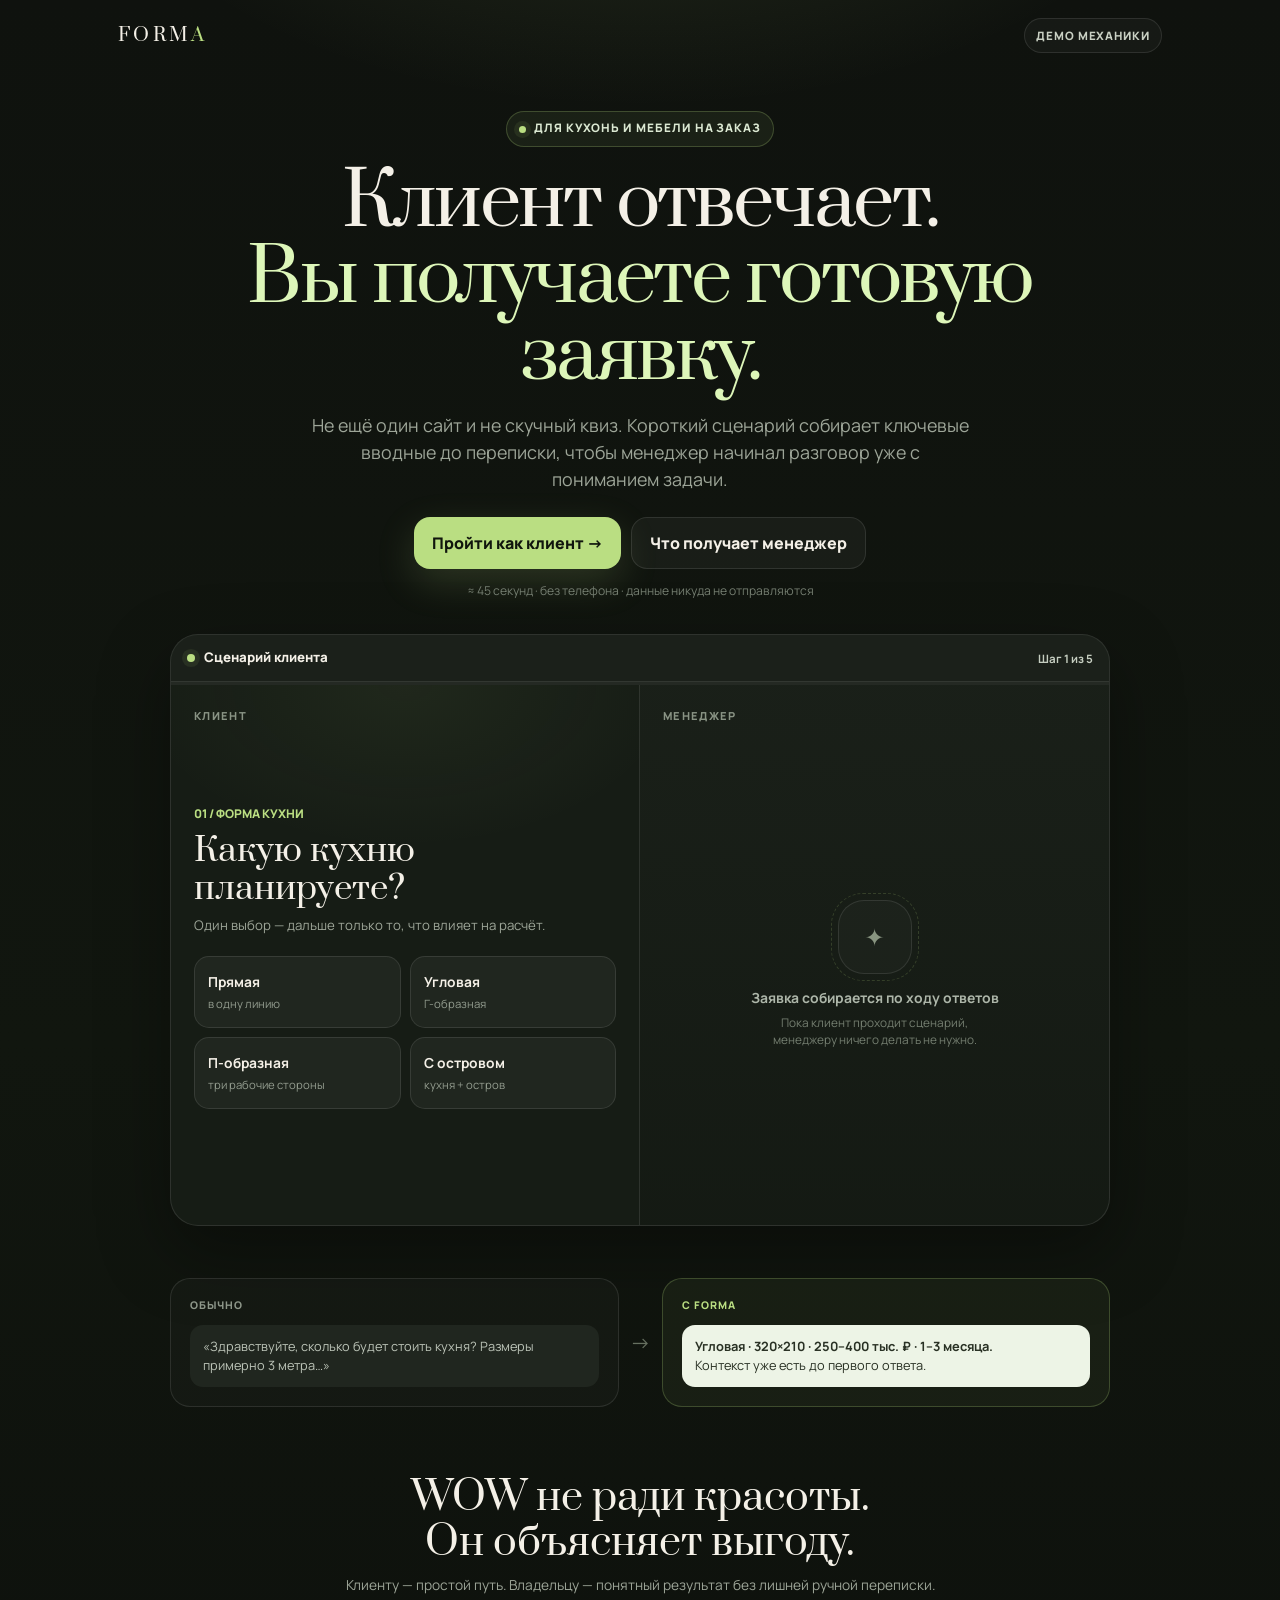
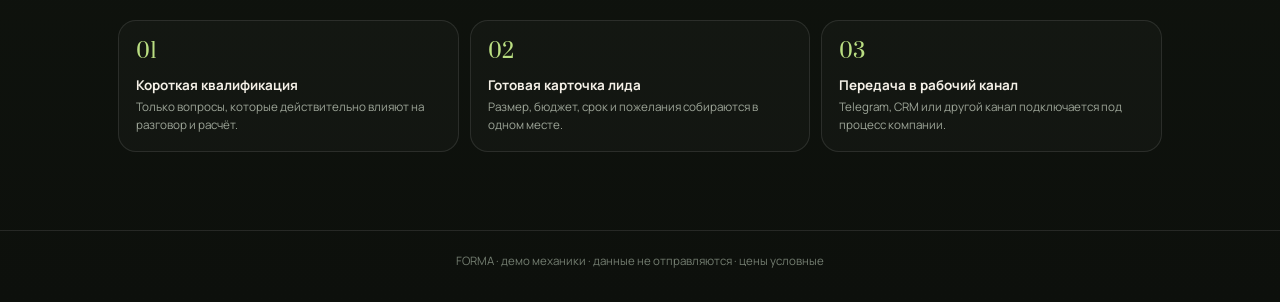
<file: index.html>
<!doctype html><html lang="ru"><head><meta charset="utf-8"><meta name="viewport" content="width=device-width,initial-scale=1,viewport-fit=cover"><meta name="theme-color" content="#0f120e"><title>FORMA — подготовленная заявка вместо переписки</title><meta name="description" content="Демо механики для мебельного бизнеса: клиент отвечает на ключевые вопросы, менеджер получает подготовленную заявку."><link rel="preconnect" href="https://fonts.googleapis.com"><link rel="preconnect" href="https://fonts.gstatic.com" crossorigin><link href="https://fonts.googleapis.com/css2?family=Manrope:wght@400;500;600;700;800&family=Prata&display=swap" rel="stylesheet"><link rel="stylesheet" href="style.css"></head><body>
<header><div class="wrap nav"><div class="logo">FORM<b>A</b></div><div class="pill">Демо механики</div></div></header><main>
<section class="hero wrap"><div class="kicker"><i></i>Для кухонь и мебели на заказ</div><h1>Клиент отвечает.<br><em>Вы получаете готовую заявку.</em></h1><p class="sub">Не ещё один сайт и не скучный квиз. Короткий сценарий собирает ключевые вводные до переписки, чтобы менеджер начинал разговор уже с пониманием задачи.</p><div class="actions"><button class="btn primary" id="start">Пройти как клиент →</button><button class="btn secondary" id="managerBtn">Что получает менеджер</button></div><div class="micro">≈ 45 секунд · без телефона · данные никуда не отправляются</div></section>
<section class="demo" id="demo"><div class="demohead"><div class="live"><i></i>Сценарий клиента</div><div id="counter">Шаг 1 из 5</div></div><div class="progress"><i id="bar"></i></div><div class="split">
<div class="side client"><div class="label">Клиент</div><div class="steps">
<div class="step on" data-step="1"><div class="meta">01 / ФОРМА КУХНИ</div><div class="q">Какую кухню планируете?</div><div class="hint">Один выбор — дальше только то, что влияет на расчёт.</div><div class="opts"><button class="opt" data-key="layout" data-value="Прямая"><b>Прямая</b><small>в одну линию</small></button><button class="opt" data-key="layout" data-value="Угловая"><b>Угловая</b><small>Г-образная</small></button><button class="opt" data-key="layout" data-value="П-образная"><b>П-образная</b><small>три рабочие стороны</small></button><button class="opt" data-key="layout" data-value="С островом"><b>С островом</b><small>кухня + остров</small></button></div></div>
<div class="step" data-step="2"><div class="meta">02 / РАЗМЕР</div><div class="q">Какие примерно размеры?</div><div class="hint">Для демо можно указать ориентировочно.</div><div class="dims"><div class="field"><label>Основная стена, см</label><input id="a" inputmode="numeric" value="320"></div><div class="field"><label>Вторая стена, см</label><input id="b" inputmode="numeric" value="210"></div></div><button class="next" id="dimNext">Продолжить</button></div>
<div class="step" data-step="3"><div class="meta">03 / ФАСАДЫ</div><div class="q">Какой уровень отделки ближе?</div><div class="hint">Не каталог материалов — только уровень ожиданий.</div><div class="opts"><button class="opt" data-key="finish" data-value="Практичный" data-price="0"><b>Практичный</b><small>базовые фасады</small></button><button class="opt" data-key="finish" data-value="Комфорт" data-price="55000"><b>Комфорт</b><small>МДФ / больше вариантов</small></button><button class="opt" data-key="finish" data-value="Премиум" data-price="120000"><b>Премиум</b><small>эмаль / шпон / детали</small></button><button class="opt" data-key="finish" data-value="Нужна консультация" data-price="35000"><b>Не знаю</b><small>подберём с дизайнером</small></button></div></div>
<div class="step" data-step="4"><div class="meta">04 / БЮДЖЕТ</div><div class="q">В какой диапазон хочется уложиться?</div><div class="hint">Менеджер сразу понимает, что предлагать.</div><div class="opts"><button class="opt" data-key="budget" data-value="до 250 000 ₽"><b>до 250 000 ₽</b><small>рациональная комплектация</small></button><button class="opt" data-key="budget" data-value="250–400 000 ₽"><b>250–400 000 ₽</b><small>средний сегмент</small></button><button class="opt" data-key="budget" data-value="400–650 000 ₽"><b>400–650 000 ₽</b><small>расширенная комплектация</small></button><button class="opt" data-key="budget" data-value="650 000 ₽+"><b>650 000 ₽+</b><small>премиальный проект</small></button></div></div>
<div class="step" data-step="5"><div class="meta">05 / СРОК</div><div class="q">Когда хотите заняться кухней?</div><div class="hint">Последний шаг. Дальше — результат для менеджера.</div><div class="opts"><button class="opt" data-key="timeline" data-value="В ближайший месяц"><b>В ближайший месяц</b><small>готов(а) двигаться</small></button><button class="opt" data-key="timeline" data-value="1–3 месяца"><b>1–3 месяца</b><small>планирую заранее</small></button><button class="opt" data-key="timeline" data-value="3–6 месяцев"><b>3–6 месяцев</b><small>пока выбираю</small></button><button class="opt" data-key="timeline" data-value="Пока изучаю варианты"><b>Пока изучаю</b><small>хочу понять порядок цен</small></button></div></div>
</div></div>
<div class="side manager" id="manager"><div class="label">Менеджер</div><div class="empty" id="empty"><div class="emptybox"><div class="orb">✦</div><b>Заявка собирается по ходу ответов</b><p>Пока клиент проходит сценарий, менеджеру ничего делать не нужно.</p></div></div><div class="leadwrap" id="leadwrap"><div class="lead"><div class="leadtop"><b>Новая подготовленная заявка</b><span class="time">только что</span></div><h3>Кухня на заказ</h3><div class="leadsub">Демо-клиент · без передачи контакта</div><div class="rows"><div class="row"><span>Форма</span><b id="l1">—</b></div><div class="row"><span>Размер</span><b id="l2">—</b></div><div class="row"><span>Отделка</span><b id="l3">—</b></div><div class="row"><span>Бюджет</span><b id="l4">—</b></div><div class="row"><span>Срок</span><b id="l5">—</b></div><div class="row"><span>Ориентир</span><b id="l6">—</b></div></div><div class="score"><span>Приоритет</span><b id="priority">Тёплая заявка</b></div><div class="channels"><div class="channel on">Telegram</div><div class="channel on">CRM</div><div class="channel">WhatsApp*</div></div></div></div><div class="overlay" id="overlay"><div><div class="loading">→</div><b>Собираем заявку</b><p>структурируем ответы для менеджера</p></div></div></div>
</div></section>
<section class="compare" id="compare"><div class="cmp"><div class="tag">Обычно</div><div class="bubble">«Здравствуйте, сколько будет стоить кухня? Размеры примерно 3 метра…»</div></div><div class="arrow">→</div><div class="cmp after"><div class="tag">С FORMA</div><div class="bubble"><b>Угловая · 320×210 · 250–400 тыс. ₽ · 1–3 месяца.</b><br>Контекст уже есть до первого ответа.</div></div></section>
<section class="why"><div class="wrap"><div class="whyhead"><h2>WOW не ради красоты.<br>Он объясняет выгоду.</h2><p>Клиенту — простой путь. Владельцу — понятный результат без лишней ручной переписки.</p></div><div class="cards"><div class="card"><i>01</i><b>Короткая квалификация</b><p>Только вопросы, которые действительно влияют на разговор и расчёт.</p></div><div class="card"><i>02</i><b>Готовая карточка лида</b><p>Размер, бюджет, срок и пожелания собираются в одном месте.</p></div><div class="card"><i>03</i><b>Передача в рабочий канал</b><p>Telegram, CRM или другой канал подключается под процесс компании.</p></div></div></div></section>
</main><footer><div class="wrap">FORMA · демо механики · данные не отправляются · цены условные</div></footer><script src="app.js"></script></body></html>
</file>
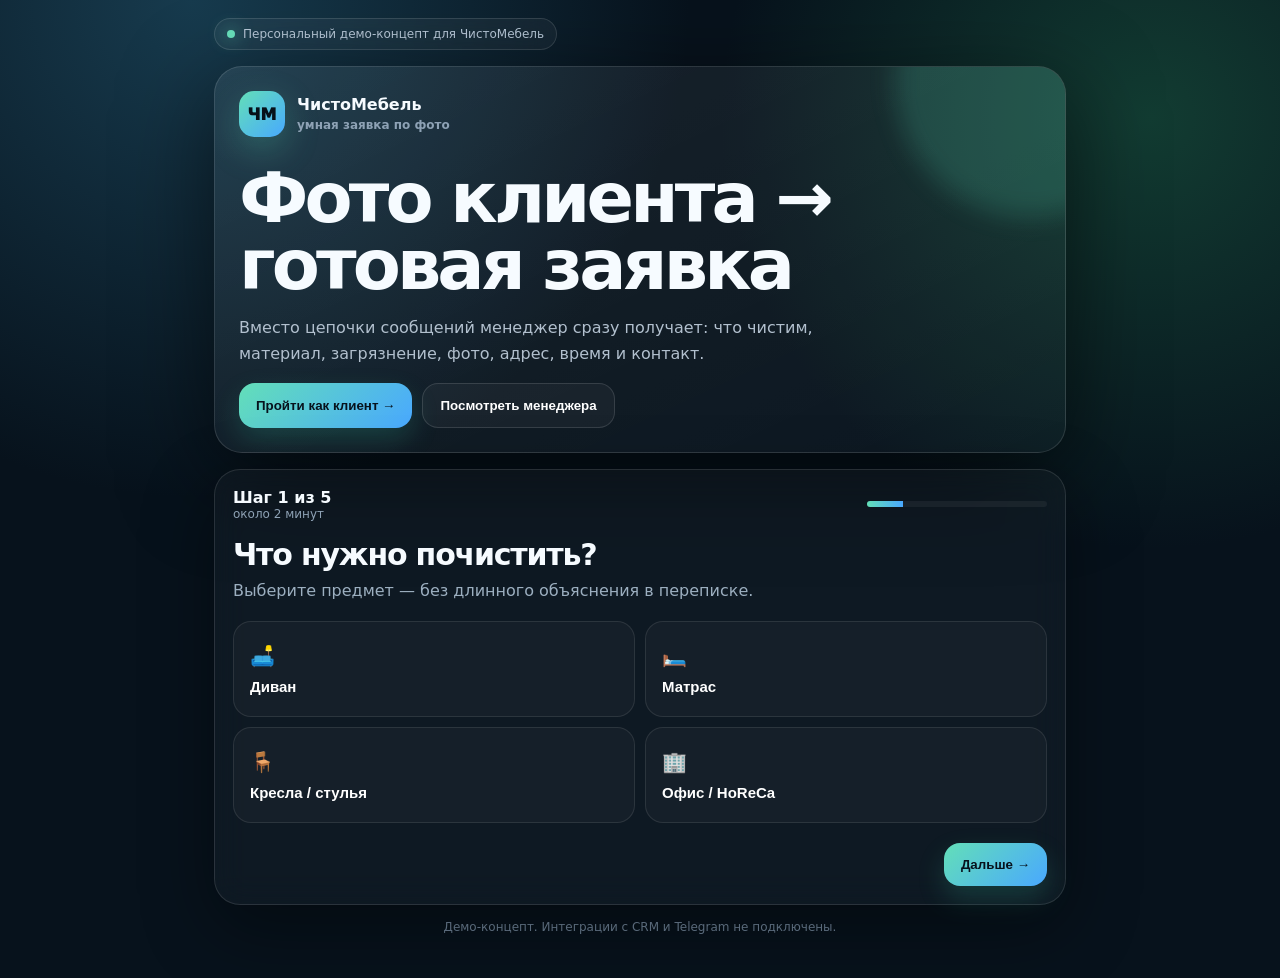
<file: chistomebel/index.html>
<!doctype html><html lang="ru"><head><meta charset="utf-8"><meta name="viewport" content="width=device-width,initial-scale=1,viewport-fit=cover"><meta name="theme-color" content="#07121c"><title>ЧистоМебель — умная заявка</title><style>*{box-sizing:border-box}body{margin:0;font-family:Inter,system-ui,-apple-system,Segoe UI,sans-serif;background:radial-gradient(circle at 15% 0,#173b4e 0,transparent 34%),radial-gradient(circle at 90% 12%,#123c32 0,transparent 30%),#07121c;color:#f6fbff;min-height:100vh}.wrap{max-width:880px;margin:auto;padding:18px 14px 44px}.badge{display:inline-flex;gap:8px;align-items:center;padding:8px 12px;border:1px solid #ffffff20;border-radius:999px;background:#ffffff0b;color:#b7c7d7;font-size:12px;backdrop-filter:blur(14px)}.dot{width:8px;height:8px;border-radius:50%;background:#68e0bb;box-shadow:0 0 18px #68e0bb}.hero{margin:16px 0;padding:24px;border:1px solid #ffffff20;border-radius:28px;background:linear-gradient(155deg,#ffffff12,#ffffff06);box-shadow:0 26px 90px #0008;overflow:hidden;position:relative}.hero:after{content:"";position:absolute;right:-100px;top:-120px;width:270px;height:270px;border-radius:50%;background:#55d9b52d;filter:blur(12px)}.brand{display:flex;gap:12px;align-items:center;font-weight:800}.logo{width:46px;height:46px;border-radius:15px;display:grid;place-items:center;background:linear-gradient(135deg,#63dfb8,#48a9ff);color:#061019;font-weight:950;box-shadow:0 12px 34px #55d9b544}.sub{color:#8ea2b5;font-size:12px}.hero h1{font-size:clamp(38px,8vw,70px);line-height:.96;letter-spacing:-.055em;margin:28px 0 12px;max-width:760px}.hero p{color:#b2c0ce;line-height:1.6;max-width:640px}.row{display:flex;gap:10px;flex-wrap:wrap}.btn{border:0;border-radius:16px;padding:14px 17px;font-weight:850;cursor:pointer}.primary{background:linear-gradient(135deg,#63dfb8,#49a8ff);color:#07121c;box-shadow:0 12px 28px #39c7a333}.ghost{background:#ffffff0a;color:white;border:1px solid #ffffff20}.panel{border:1px solid #ffffff1d;border-radius:26px;background:#ffffff08;padding:18px;box-shadow:0 24px 70px #0006;backdrop-filter:blur(16px)}.top{display:flex;justify-content:space-between;gap:14px;align-items:center;margin-bottom:16px}.progress{height:6px;border-radius:99px;background:#ffffff0d;overflow:hidden;width:180px}.progress i{display:block;height:100%;width:20%;background:linear-gradient(90deg,#63dfb8,#49a8ff);transition:.3s}.step{display:none;animation:in .25s}.step.active{display:block}@keyframes in{from{opacity:0;transform:translateY(8px)}to{opacity:1;transform:none}}h2{font-size:30px;letter-spacing:-.04em;margin:4px 0 7px}.lead{color:#9cafc0;line-height:1.55;margin:0 0 18px}.grid{display:grid;grid-template-columns:repeat(2,1fr);gap:10px}.choice,.chip{color:#fff;background:#ffffff08;border:1px solid #ffffff18}.choice{min-height:96px;border-radius:18px;padding:16px;text-align:left;font-size:20px}.choice b{display:block;font-size:15px;margin-top:10px}.choice.selected,.chip.selected{border-color:#6ee3c18a;background:linear-gradient(145deg,#63dfb820,#49a8ff14)}.chips{display:flex;gap:8px;flex-wrap:wrap}.chip{border-radius:999px;padding:11px 13px}.fields{display:grid;grid-template-columns:1fr 1fr;gap:10px}.field{display:flex;flex-direction:column;gap:6px;margin-bottom:10px}.field label{font-size:12px;color:#8ea2b5}.field input,.field select{width:100%;padding:13px;border-radius:14px;border:1px solid #ffffff19;background:#ffffff08;color:white;outline:none}.field select option{color:#111}.upload{display:block;position:relative;padding:28px;text-align:center;border:1.5px dashed #ffffff2f;border-radius:20px;background:#ffffff04}.upload input{position:absolute;inset:0;opacity:0}.nav{display:flex;justify-content:space-between;gap:10px;margin-top:20px}.summary{display:grid;grid-template-columns:1.1fr .9fr;gap:12px}.box{border:1px solid #ffffff17;border-radius:20px;background:#ffffff06;padding:16px}.line{display:flex;justify-content:space-between;gap:14px;padding:8px 0;border-bottom:1px solid #ffffff0d;color:#9eb0c0}.line:last-child{border:0}.line b{color:white;text-align:right}.ready{background:linear-gradient(145deg,#63dfb81e,#49a8ff12)}.check{width:50px;height:50px;border-radius:16px;background:#63dfb822;display:grid;place-items:center;font-size:25px}.manager{display:none}.manager.active{display:block}.consumer.hide{display:none}.metrics{display:grid;grid-template-columns:repeat(4,1fr);gap:9px}.metric,.ticket{border:1px solid #ffffff16;border-radius:18px;background:#ffffff06;padding:14px}.metric strong{display:block;font-size:22px}.metric span,.meta{font-size:12px;color:#8ea2b5}.kanban{display:grid;grid-template-columns:repeat(4,1fr);gap:9px;margin-top:10px}.col h4{margin:6px}.ticket{margin-bottom:8px}.tag{display:inline-block;margin-top:9px;padding:6px 8px;border-radius:999px;background:#63dfb81b;color:#9cebd2;font-size:11px}.foot{text-align:center;color:#71859a;font-size:12px;margin-top:15px}@media(max-width:700px){.hero{padding:21px}.hero h1{font-size:46px}.grid,.fields,.summary,.metrics,.kanban{grid-template-columns:1fr}.progress{width:120px}.top{align-items:flex-start}}</style></head><body><div class="wrap"><div class="badge"><span class="dot"></span>Персональный демо-концепт для ЧистоМебель</div><section class="hero"><div class="brand"><div class="logo">ЧМ</div><div>ЧистоМебель<br><span class="sub">умная заявка по фото</span></div></div><h1>Фото клиента → готовая заявка</h1><p>Вместо цепочки сообщений менеджер сразу получает: что чистим, материал, загрязнение, фото, адрес, время и контакт.</p><div class="row"><button class="btn primary" id="start">Пройти как клиент →</button><button class="btn ghost" id="managerBtn">Посмотреть менеджера</button></div></section><div class="consumer"><section class="panel" id="app"><div class="top"><div><b id="stepLabel">Шаг 1 из 5</b><div class="sub">около 2 минут</div></div><div class="progress"><i id="bar"></i></div></div><div class="step active" data-step="1"><h2>Что нужно почистить?</h2><p class="lead">Выберите предмет — без длинного объяснения в переписке.</p><div class="grid" id="items"><button class="choice" data-v="Диван">🛋️<b>Диван</b></button><button class="choice" data-v="Матрас">🛏️<b>Матрас</b></button><button class="choice" data-v="Кресла / стулья">🪑<b>Кресла / стулья</b></button><button class="choice" data-v="Офис / HoReCa">🏢<b>Офис / HoReCa</b></button></div><div class="nav"><span></span><button class="btn primary next">Дальше →</button></div></div><div class="step" data-step="2"><h2>Материал и задача</h2><p class="lead">Собираем только то, что влияет на расчёт.</p><div class="fields"><div class="field"><label>Материал</label><select id="material"><option>Синтетическая ткань</option><option>Натуральная ткань</option><option>Кожа / экокожа</option><option>Не знаю</option></select></div><div class="field"><label>Размер / количество</label><input id="size" placeholder="Например: угловой, 4 места"></div></div><div class="chips" id="problems"><button class="chip">Пятна</button><button class="chip">Запах</button><button class="chip">Шерсть животных</button><button class="chip">Следы еды / напитков</button><button class="chip">Общий уход</button></div><div class="nav"><button class="btn ghost back">← Назад</button><button class="btn primary next">Дальше →</button></div></div><div class="step" data-step="3"><h2>Добавьте фото</h2><p class="lead">Фото помогает сразу понять объём работ.</p><label class="upload"><input id="photos" type="file" accept="image/*" multiple><div style="font-size:38px">📸</div><b>Нажмите, чтобы выбрать фото</b><div class="sub" id="photoText">2–4 фото обычно достаточно</div></label><div class="nav"><button class="btn ghost back">← Назад</button><button class="btn primary next">Дальше →</button></div></div><div class="step" data-step="4"><h2>Куда и когда?</h2><p class="lead">Чтобы менеджеру не возвращаться за адресом и телефоном.</p><div class="fields"><div class="field"><label>Имя</label><input id="name" value="Алексей"></div><div class="field"><label>Телефон</label><input id="phone" value="+7 999 123-45-67"></div><div class="field"><label>Адрес / район</label><input id="address" value="Москва, Хамовники"></div><div class="field"><label>Время</label><select id="time"><option>Сегодня после 18:00</option><option>Завтра утром</option><option>Завтра после 15:00</option><option>Согласовать</option></select></div></div><div class="nav"><button class="btn ghost back">← Назад</button><button class="btn primary next" id="make">Собрать заявку ✨</button></div></div><div class="step" data-step="5"><h2>Заявка готова</h2><p class="lead">Менеджеру остаётся посмотреть фото, подтвердить детали и назвать стоимость.</p><div class="summary"><div class="box"><div class="line"><span>Что чистим</span><b id="sItem">—</b></div><div class="line"><span>Материал</span><b id="sMat">—</b></div><div class="line"><span>Размер</span><b id="sSize">—</b></div><div class="line"><span>Задача</span><b id="sProb">—</b></div><div class="line"><span>Фото</span><b id="sPhoto">—</b></div><div class="line"><span>Адрес</span><b id="sAddress">—</b></div><div class="line"><span>Время</span><b id="sTime">—</b></div><div class="line"><span>Контакт</span><b id="sContact">—</b></div></div><div class="box ready"><div class="check">✓</div><h3>Готово для расчёта</h3><p class="lead">Один экран вместо длинной цепочки сообщений.</p><button class="btn primary" id="showManager" style="width:100%">Показать менеджеру →</button></div></div></div></section></div><div class="manager"><section class="panel"><div class="top"><div><h2 style="margin:0">Входящие заявки</h2><div class="sub">Как выглядит поток после автоматического сбора данных</div></div><button class="btn ghost" id="backClient">← Клиент</button></div><div class="metrics"><div class="metric"><strong>12</strong><span>новых сегодня</span></div><div class="metric"><strong>2:14</strong><span>среднее заполнение</span></div><div class="metric"><strong>83%</strong><span>с фото сразу</span></div><div class="metric"><strong>1 экран</strong><span>вместо переписки</span></div></div><div class="kanban"><div class="col"><h4>Новые</h4><div class="ticket"><b>Алексей • Диван</b><div class="meta">Хамовники · после 18:00<br>Пятна, запах · 3 фото</div><span class="tag">готово к расчёту</span></div></div><div class="col"><h4>Цена отправлена</h4><div class="ticket"><b>Антон • Угловой диван</b><div class="meta">ЮЗАО · 4 фото</div><span class="tag">ждём ответ</span></div></div><div class="col"><h4>Записаны</h4><div class="ticket"><b>Ольга • Кресла</b><div class="meta">ЦАО · завтра 14:00</div><span class="tag">в календаре</span></div></div><div class="col"><h4>После работы</h4><div class="ticket"><b>ООО «Атлас»</b><div class="meta">12 офисных кресел</div><span class="tag">запросить отзыв</span></div></div></div></section></div><div class="foot">Демо-концепт. Интеграции с CRM и Telegram не подключены.</div></div><script>const st={n:1,item:'',probs:[],photos:0},$=s=>document.querySelector(s),$$=s=>[...document.querySelectorAll(s)];function step(n){st.n=n;$$('.step').forEach(x=>x.classList.toggle('active',+x.dataset.step===n));$('#bar').style.width=n*20+'%';$('#stepLabel').textContent='Шаг '+n+' из 5';$('#app').scrollIntoView({behavior:'smooth'})}$$('#items .choice').forEach(b=>b.onclick=()=>{$$('#items .choice').forEach(x=>x.classList.remove('selected'));b.classList.add('selected');st.item=b.dataset.v});$$('#problems .chip').forEach(b=>b.onclick=()=>{b.classList.toggle('selected');st.probs=$$('#problems .selected').map(x=>x.textContent)});$$('.next').forEach(b=>b.onclick=()=>{if(st.n<5)step(st.n+1)});$$('.back').forEach(b=>b.onclick=()=>step(st.n-1));$('#photos').onchange=e=>{st.photos=e.target.files.length;$('#photoText').textContent=st.photos?st.photos+' фото выбрано':'2–4 фото обычно достаточно'};$('#make').onclick=()=>{setTimeout(()=>{const g=id=>$(id).value;$('#sItem').textContent=st.item||'Диван';$('#sMat').textContent=g('#material');$('#sSize').textContent=g('#size')||'уточнить';$('#sProb').textContent=st.probs.join(', ')||'Общий уход';$('#sPhoto').textContent=st.photos?st.photos+' шт.':'можно добавить';$('#sAddress').textContent=g('#address');$('#sTime').textContent=g('#time');$('#sContact').textContent=g('#name')+' · '+g('#phone')},40)};function manager(on){$('.manager').classList.toggle('active',on);$('.consumer').classList.toggle('hide',on);window.scrollTo({top:0,behavior:'smooth'})}$('#managerBtn').onclick=()=>manager(true);$('#showManager').onclick=()=>manager(true);$('#backClient').onclick=()=>manager(false);$('#start').onclick=()=>$('#app').scrollIntoView({behavior:'smooth'});</script></body></html>
</file>
<file: style.css>
:root{--bg:#0f120e;--panel:#181d17;--panel2:#20261f;--ink:#f4f0e7;--muted:#9da598;--line:rgba(255,255,255,.1);--accent:#bade82;--accent2:#ddf6b9;--paper:#f0ede5;--shadow:0 26px 70px rgba(0,0,0,.34)}
*{box-sizing:border-box;margin:0;padding:0}html{scroll-behavior:smooth;background:var(--bg)}body{font-family:Manrope,system-ui,sans-serif;color:var(--ink);line-height:1.5;background:radial-gradient(900px 480px at 50% -10%,rgba(186,222,130,.13),transparent 62%),linear-gradient(#0f120e,#11160f 55%,#0d100c);min-height:100vh;-webkit-font-smoothing:antialiased}button,input{font:inherit}button{border:0;cursor:pointer}.wrap{width:min(1080px,100%);margin:auto;padding:0 18px}header{padding:18px 0}.nav{display:flex;justify-content:space-between;align-items:center}.logo{font:400 1.15rem Prata,serif;letter-spacing:.18em}.logo b{font-weight:400;color:var(--accent)}.pill,.kicker{border:1px solid var(--line);border-radius:999px}.pill{padding:8px 11px;color:#c9d0c3;font-size:.72rem;font-weight:800;text-transform:uppercase;letter-spacing:.08em;background:rgba(255,255,255,.03)}.hero{text-align:center;padding:40px 0 34px}.kicker{display:inline-flex;align-items:center;gap:8px;padding:8px 12px;margin-bottom:18px;color:#dbe8d2;background:rgba(186,222,130,.07);border-color:rgba(186,222,130,.23);font-size:.73rem;font-weight:800;text-transform:uppercase;letter-spacing:.08em}.kicker i{width:7px;height:7px;border-radius:50%;background:var(--accent);box-shadow:0 0 0 5px rgba(186,222,130,.08)}h1{font:400 clamp(2rem,7.5vw,4.6rem)/1.04 Prata,serif;letter-spacing:-.035em;max-width:900px;margin:auto}h1 em{color:var(--accent2);font-style:normal}.sub{max-width:660px;margin:18px auto 0;color:var(--muted);font-size:clamp(.96rem,2.3vw,1.12rem)}.actions{display:flex;justify-content:center;gap:10px;flex-wrap:wrap;margin-top:24px}.btn{min-height:52px;border-radius:16px;padding:0 18px;font-weight:800;transition:.2s}.btn:active{transform:scale(.97)}.btn.primary{background:var(--accent);color:#10150d;box-shadow:0 13px 38px rgba(186,222,130,.17)}.btn.secondary{background:rgba(255,255,255,.04);color:var(--ink);border:1px solid var(--line)}.micro{margin-top:13px;color:#747d70;font-size:.76rem}
.demo{width:min(940px,calc(100% - 28px));margin:0 auto 52px;border:1px solid var(--line);border-radius:28px;background:rgba(24,29,23,.9);box-shadow:var(--shadow);overflow:hidden}.demohead{display:flex;justify-content:space-between;align-items:center;padding:13px 16px;border-bottom:1px solid var(--line);background:rgba(255,255,255,.02)}.live{display:flex;align-items:center;gap:9px;font-size:.83rem;font-weight:800}.live i{width:8px;height:8px;border-radius:50%;background:var(--accent);box-shadow:0 0 0 5px rgba(186,222,130,.08)}#counter{font-size:.72rem;color:#c5cdc0;font-weight:700}.progress{height:3px;background:rgba(255,255,255,.06)}#bar{display:block;width:0;height:100%;background:linear-gradient(90deg,var(--accent),#e8f9cf);transition:width .5s cubic-bezier(.2,.85,.3,1)}.split{display:grid;grid-template-columns:1fr 1fr;min-height:540px}.side{padding:23px;position:relative}.client{border-right:1px solid var(--line);background:radial-gradient(420px 250px at 50% 0%,rgba(186,222,130,.06),transparent 65%)}.label{font-size:.69rem;text-transform:uppercase;letter-spacing:.12em;font-weight:800;color:#899384;margin-bottom:22px}.steps{min-height:420px;display:flex;align-items:center}.step{display:none;width:100%;animation:enter .35s ease}.step.on{display:block}@keyframes enter{from{opacity:0;transform:translateY(12px)}to{opacity:1;transform:none}}.meta{color:var(--accent);font-size:.75rem;font-weight:800;margin-bottom:9px}.q{font:400 clamp(1.45rem,3vw,2.05rem)/1.16 Prata,serif}.hint{color:var(--muted);font-size:.83rem;margin-top:8px}.opts{display:grid;grid-template-columns:1fr 1fr;gap:9px;margin-top:20px}.opt{min-height:72px;padding:13px;text-align:left;border-radius:15px;background:var(--panel2);color:var(--ink);border:1px solid var(--line);transition:.18s;position:relative}.opt:hover{border-color:rgba(186,222,130,.36)}.opt.sel{background:rgba(186,222,130,.11);border-color:rgba(186,222,130,.5)}.opt b{display:block;font-size:.86rem}.opt small{display:block;color:#929b8e;font-size:.71rem;margin-top:2px}.opt.sel:after{content:'✓';position:absolute;right:10px;top:9px;width:19px;height:19px;border-radius:50%;display:grid;place-items:center;background:var(--accent);color:#10140d;font-size:.69rem;font-weight:900}.dims{display:grid;grid-template-columns:1fr 1fr;gap:9px;margin-top:20px}.field{padding:11px 12px;border:1px solid var(--line);border-radius:14px;background:var(--panel2)}.field label{display:block;color:#8d9688;font-size:.68rem}.field input{width:100%;border:0;outline:0;background:none;color:var(--ink);font-weight:800;font-size:1.05rem;margin-top:4px}.next{margin-top:12px;float:right;padding:10px 14px;border-radius:11px;background:var(--accent);color:#10140d;font-weight:800}
.manager{display:flex;flex-direction:column;background:linear-gradient(180deg,rgba(255,255,255,.015),rgba(0,0,0,.08))}.empty{flex:1;display:flex;align-items:center;justify-content:center;text-align:center;color:#747e70}.emptybox{max-width:250px}.orb{width:74px;height:74px;border-radius:26px;border:1px solid var(--line);background:rgba(255,255,255,.025);display:grid;place-items:center;margin:0 auto 14px;font-size:1.5rem;color:#889480;position:relative}.orb:after{content:'';position:absolute;inset:-8px;border:1px dashed rgba(186,222,130,.18);border-radius:32px;animation:spin 9s linear infinite}@keyframes spin{to{transform:rotate(360deg)}}.empty b{display:block;color:#adb6a9;font-size:.87rem}.empty p{font-size:.74rem;margin-top:5px}.leadwrap{display:none;flex:1;align-items:center;justify-content:center}.leadwrap.show{display:flex;animation:lead .65s cubic-bezier(.16,1,.3,1)}@keyframes lead{from{opacity:0;transform:translateY(28px) scale(.92);filter:blur(6px)}to{opacity:1;transform:none;filter:none}}.lead{width:min(100%,380px);padding:18px;border-radius:21px;background:var(--paper);color:#20241e;box-shadow:0 23px 60px rgba(0,0,0,.28);border-left:5px solid var(--accent)}.leadtop{display:flex;justify-content:space-between;gap:10px;padding-bottom:12px;border-bottom:1px solid #dad5ca}.leadtop b{font-size:.85rem}.time{font-size:.66rem;color:#72796c;background:#e8eee0;padding:5px 7px;border-radius:999px}.lead h3{font:400 1.25rem Prata,serif;margin-top:14px}.leadsub{font-size:.69rem;color:#7a8175;margin-top:2px}.rows{display:grid;gap:7px;margin-top:14px}.row{display:grid;grid-template-columns:88px 1fr;gap:8px;font-size:.75rem}.row span{color:#82887e}.score{display:flex;justify-content:space-between;gap:8px;padding:10px 11px;margin-top:13px;border-radius:12px;background:#e7efdd;font-size:.7rem}.score b{color:#34472d}.channels{display:flex;gap:7px;margin-top:11px}.channel{flex:1;padding:8px 5px;border-radius:10px;border:1px solid #ddd8ce;background:#fff;text-align:center;font-size:.64rem;font-weight:800}.channel.on:after{content:' •';color:#65a94a}.overlay{position:absolute;inset:0;display:none;align-items:center;justify-content:center;background:rgba(15,18,14,.88);backdrop-filter:blur(10px);z-index:5;text-align:center}.overlay.on{display:flex}.loading{width:70px;height:70px;margin:0 auto 14px;border-radius:24px;background:rgba(186,222,130,.1);border:1px solid rgba(186,222,130,.24);display:grid;place-items:center;font-size:1.4rem;color:var(--accent);animation:pulse 1s ease infinite}@keyframes pulse{50%{transform:scale(1.06);box-shadow:0 0 0 14px rgba(186,222,130,.03)}}.overlay b{font:400 1.17rem Prata,serif}.overlay p{color:var(--muted);font-size:.73rem;margin-top:4px}
.compare{width:min(940px,calc(100% - 28px));margin:0 auto 68px;display:grid;grid-template-columns:1fr auto 1fr;gap:11px;align-items:center}.cmp{padding:19px;border:1px solid var(--line);border-radius:20px;background:rgba(255,255,255,.025)}.cmp.after{background:rgba(186,222,130,.055);border-color:rgba(186,222,130,.23)}.tag{font-size:.66rem;font-weight:800;text-transform:uppercase;letter-spacing:.1em;color:#8d9689}.after .tag{color:var(--accent)}.bubble{margin-top:11px;padding:12px 13px;border-radius:13px;background:var(--panel2);font-size:.8rem;color:#bbc3b7}.after .bubble{background:#edf4e6;color:#293124}.arrow{color:#667060;font-size:1.3rem}.why{padding-bottom:78px}.whyhead{text-align:center;max-width:620px;margin:0 auto 25px}.why h2{font:400 clamp(1.6rem,4vw,2.45rem)/1.15 Prata,serif}.whyhead p{margin-top:9px;color:var(--muted);font-size:.86rem}.cards{display:grid;grid-template-columns:repeat(3,1fr);gap:11px}.card{padding:17px;border:1px solid var(--line);border-radius:18px;background:rgba(255,255,255,.025)}.card i{font:400 1.25rem Prata,serif;color:var(--accent);font-style:normal}.card b{display:block;margin-top:10px;font-size:.84rem}.card p{margin-top:4px;color:var(--muted);font-size:.73rem}footer{border-top:1px solid var(--line);padding:21px 0 32px;text-align:center;color:#737d70;font-size:.72rem}
@media(max-width:760px){.hero{padding-top:27px}.actions{display:grid;grid-template-columns:1fr;max-width:390px;margin:22px auto 0}.btn{width:100%}.demo{width:calc(100% - 20px);border-radius:23px}.split{grid-template-columns:1fr}.side{padding:19px 16px}.client{border-right:0;min-height:520px}.manager{border-top:1px solid var(--line);min-height:385px}.compare{width:calc(100% - 20px);grid-template-columns:1fr}.arrow{justify-self:center;transform:rotate(90deg)}.cards{grid-template-columns:1fr}.label{margin-bottom:16px}.opts{gap:8px}.q{font-size:1.53rem}}@media(max-width:390px){.opts{grid-template-columns:1fr}.client{min-height:590px}.dims{grid-template-columns:1fr}}@media(prefers-reduced-motion:reduce){*{animation:none!important;transition:none!important;scroll-behavior:auto!important}}
</file>
